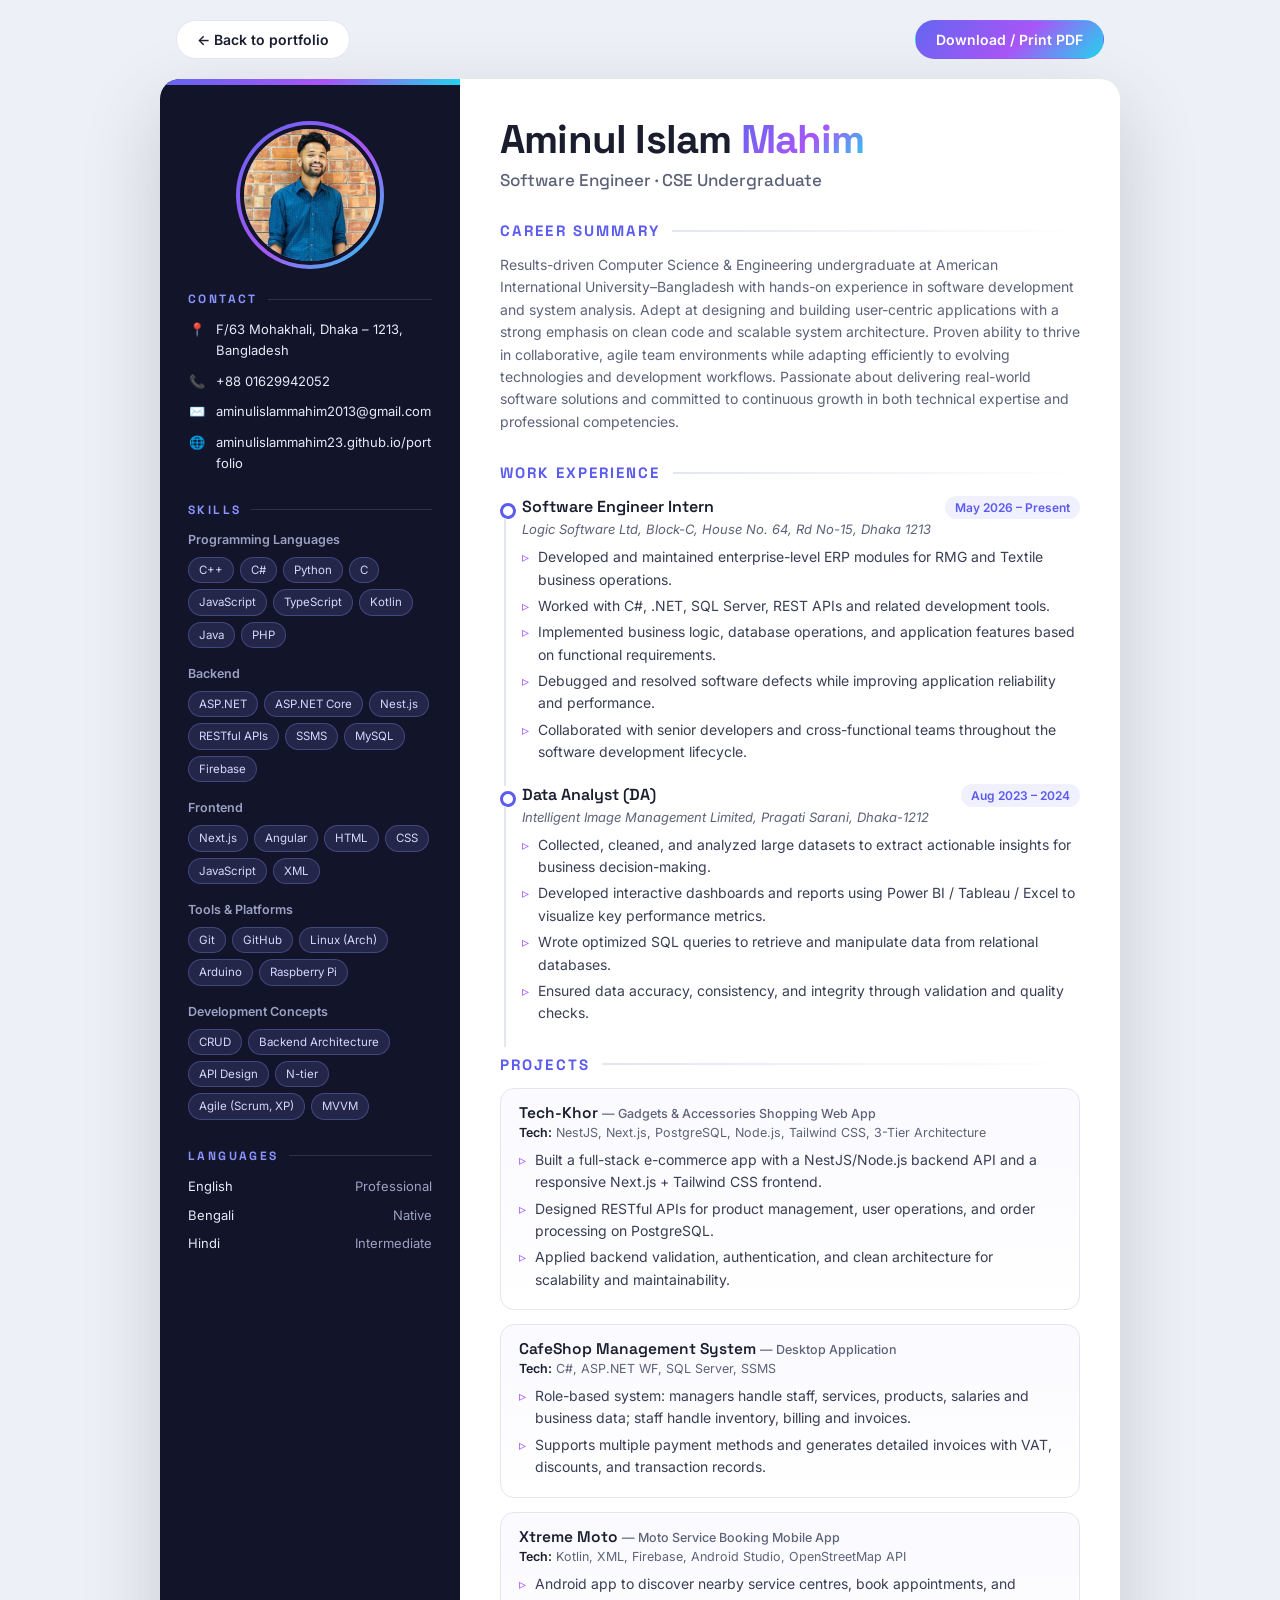
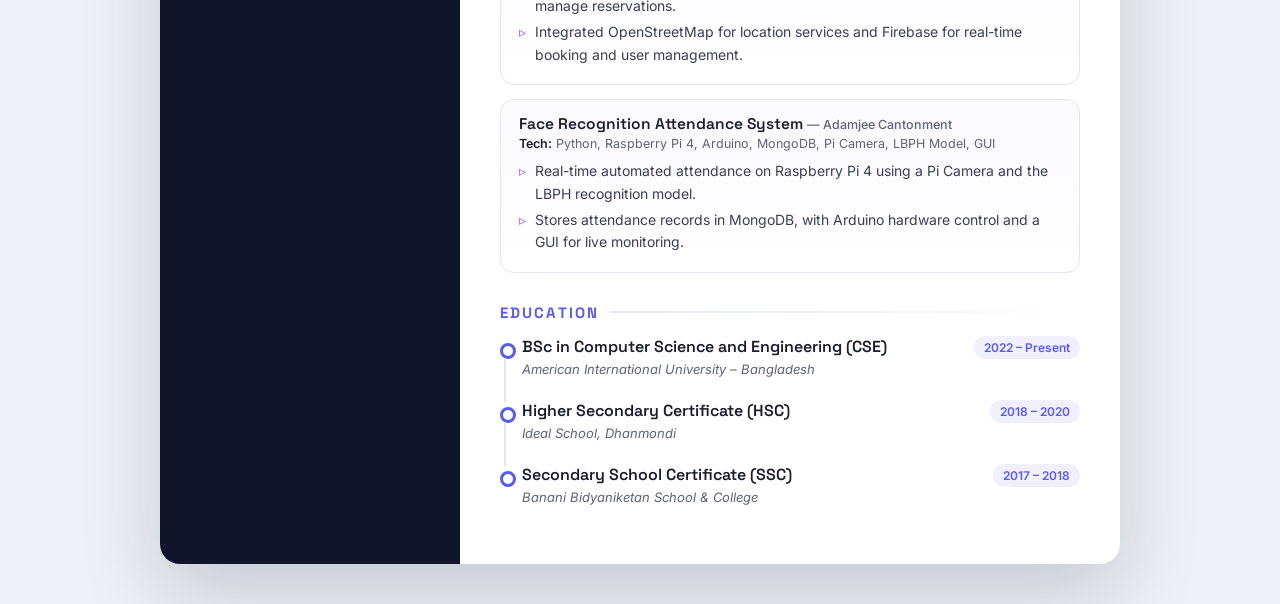
<file: assets/files/resume.html>
<!DOCTYPE html>
<html lang="en">
<head>
    <meta charset="UTF-8">
    <meta name="viewport" content="width=device-width, initial-scale=1.0">
    <title>Aminul Islam Mahim • Resume</title>
    <link rel="preconnect" href="https://fonts.googleapis.com">
    <link rel="preconnect" href="https://fonts.gstatic.com" crossorigin>
    <link href="https://fonts.googleapis.com/css2?family=Inter:wght@400;500;600;700&family=Space+Grotesk:wght@500;600;700&display=swap" rel="stylesheet">
    <style>
        :root {
            --bg: #eef0f7;
            --paper: #ffffff;
            --ink: #1a1d2e;
            --muted: #5d6279;
            --line: #e3e6f0;
            --accent: #5b5bf0;
            --accent-2: #a855f7;
            --side: #12142a;
            --side-ink: #e6e8f6;
            --side-muted: #9ba1c2;
            --grad: linear-gradient(135deg, #6366f1, #a855f7 55%, #22d3ee);
            --font-body: "Inter", -apple-system, "Segoe UI", Roboto, sans-serif;
            --font-head: "Space Grotesk", "Inter", sans-serif;
        }

        * { margin: 0; padding: 0; box-sizing: border-box; }

        body {
            font-family: var(--font-body);
            font-size: 14px;
            line-height: 1.6;
            color: var(--ink);
            background: var(--bg);
            -webkit-print-color-adjust: exact;
            print-color-adjust: exact;
        }

        a { color: inherit; text-decoration: none; }
        ul { list-style: none; }

        /* Toolbar */
        .toolbar {
            max-width: 960px; margin: 0 auto;
            padding: 20px 16px 0;
            display: flex; justify-content: space-between; align-items: center; gap: 12px; flex-wrap: wrap;
        }
        .btn {
            display: inline-flex; align-items: center; gap: 8px;
            padding: 10px 20px; border-radius: 999px;
            font: 600 14px var(--font-body);
            cursor: pointer; border: 1px solid var(--line);
            background: var(--paper); color: var(--ink);
            transition: transform 0.2s, box-shadow 0.2s;
        }
        .btn:hover { transform: translateY(-2px); box-shadow: 0 8px 20px rgba(91, 91, 240, 0.2); }
        .btn-primary { background: var(--grad); color: #fff; border-color: transparent; }

        /* Page */
        .page {
            max-width: 960px;
            margin: 20px auto 40px;
            background: var(--paper);
            border-radius: 20px;
            overflow: hidden;
            box-shadow: 0 30px 80px rgba(26, 29, 46, 0.18);
            display: grid;
            grid-template-columns: 300px 1fr;
        }

        /* Sidebar */
        .side {
            background: var(--side);
            color: var(--side-ink);
            padding: 36px 28px;
            position: relative;
        }
        .side::before {
            content: ""; position: absolute; top: 0; left: 0; right: 0; height: 6px;
            background: var(--grad);
        }

        .photo {
            width: 148px; height: 148px;
            margin: 6px auto 22px;
            border-radius: 50%;
            padding: 4px;
            background: var(--grad);
        }
        .photo img {
            width: 100%; height: 100%;
            object-fit: cover; object-position: top;
            border-radius: 50%;
            border: 4px solid var(--side);
            display: block;
        }

        .side h2 {
            font: 700 12px var(--font-head);
            letter-spacing: 0.2em;
            text-transform: uppercase;
            color: #8b93ff;
            margin: 28px 0 12px;
            display: flex; align-items: center; gap: 10px;
        }
        .side h2::after { content: ""; flex: 1; height: 1px; background: rgba(255, 255, 255, 0.12); }
        .side h2:first-of-type { margin-top: 0; }

        .contact li { display: flex; gap: 10px; margin-bottom: 10px; font-size: 13px; word-break: break-word; }
        .contact .ic { flex: none; width: 18px; color: #8b93ff; text-align: center; }
        .contact a:hover { color: #fff; text-decoration: underline; }

        .skill-group { margin-bottom: 16px; }
        .skill-group h3 { font-size: 12.5px; font-weight: 600; color: var(--side-muted); margin-bottom: 7px; }
        .tags { display: flex; flex-wrap: wrap; gap: 6px; }
        .tags span {
            font-size: 11.5px; padding: 3px 10px;
            border-radius: 999px;
            background: rgba(139, 147, 255, 0.14);
            border: 1px solid rgba(139, 147, 255, 0.3);
            color: #d3d7ff;
        }

        .lang li { display: flex; justify-content: space-between; font-size: 13px; margin-bottom: 8px; }
        .lang li span { color: var(--side-muted); }

        /* Main */
        .main { padding: 40px 40px 36px; }

        .name {
            font: 700 40px/1.05 var(--font-head);
            letter-spacing: -0.02em;
        }
        .name span {
            background: var(--grad);
            -webkit-background-clip: text; background-clip: text;
            -webkit-text-fill-color: transparent;
        }
        .title { margin-top: 8px; font: 500 17px var(--font-head); color: var(--muted); }

        .main h2 {
            font: 700 15px var(--font-head);
            letter-spacing: 0.14em;
            text-transform: uppercase;
            color: var(--accent);
            margin: 30px 0 14px;
            display: flex; align-items: center; gap: 12px;
        }
        .main h2::after { content: ""; flex: 1; height: 2px; background: linear-gradient(90deg, var(--line), transparent); }

        .summary { color: var(--muted); margin-top: 22px; }

        /* Timeline */
        .item { position: relative; padding-left: 22px; margin-bottom: 20px; }
        .item::before {
            content: ""; position: absolute; left: 0; top: 7px;
            width: 10px; height: 10px; border-radius: 50%;
            background: var(--paper); border: 3px solid var(--accent);
        }
        .item::after {
            content: ""; position: absolute; left: 4px; top: 22px; bottom: -22px;
            width: 2px; background: var(--line);
        }
        .item:last-child::after { display: none; }

        .item-head { display: flex; justify-content: space-between; align-items: baseline; gap: 12px; flex-wrap: wrap; }
        .item-title { font: 600 16px var(--font-head); }
        .item-date {
            font-size: 12px; font-weight: 600; color: var(--accent);
            background: rgba(91, 91, 240, 0.09);
            padding: 2px 10px; border-radius: 999px; white-space: nowrap;
        }
        .item-sub { color: var(--muted); font-size: 13px; font-style: italic; margin-bottom: 6px; }

        .bullets li { position: relative; padding-left: 16px; margin-bottom: 4px; color: #3a3e55; }
        .bullets li::before { content: "▹"; position: absolute; left: 0; color: var(--accent-2); }

        .tech { font-size: 12.5px; color: var(--muted); margin-bottom: 6px; }
        .tech b { color: var(--ink); font-weight: 600; }

        .proj-grid { display: grid; gap: 14px; }
        .proj {
            border: 1px solid var(--line);
            border-radius: 14px;
            padding: 14px 18px;
            background: linear-gradient(180deg, #fafaff, #fff);
            break-inside: avoid;
        }
        .proj h3 { font: 600 15.5px var(--font-head); }
        .proj h3 small { font: 500 12.5px var(--font-body); color: var(--muted); }

        .item, .proj { break-inside: avoid; }

        /* Responsive */
        @media (max-width: 800px) {
            .page { grid-template-columns: 1fr; margin: 16px 12px 32px; }
            .side { padding: 32px 24px; }
            .main { padding: 28px 24px; }
            .name { font-size: 32px; }
            .photo { width: 128px; height: 128px; }
        }

        /* Print */
        @page { size: A4; margin: 0; }
        @media print {
            body { background: #fff; font-size: 12px; }
            .toolbar { display: none; }
            .page { margin: 0; max-width: none; border-radius: 0; box-shadow: none; grid-template-columns: 250px 1fr; }
            .side { padding: 28px 22px; }
            .main { padding: 30px 30px 24px; }
            .name { font-size: 34px; }
            .photo { width: 120px; height: 120px; }
        }
    </style>
</head>
<body>
    <div class="toolbar">
        <a href="../../index.html" class="btn">&larr; Back to portfolio</a>
        <button class="btn btn-primary" onclick="window.print()">Download / Print PDF</button>
    </div>

    <div class="page">
        <aside class="side">
            <div class="photo"><img src="../image/mahimislam.jpg" alt="Aminul Islam Mahim"></div>

            <h2>Contact</h2>
            <ul class="contact">
                <li><span class="ic">📍</span><span>F/63 Mohakhali, Dhaka – 1213, Bangladesh</span></li>
                <li><span class="ic">📞</span><a href="tel:+8801629942052">+88 01629942052</a></li>
                <li><span class="ic">✉️</span><a href="mailto:aminulislammahim2013@gmail.com">aminulislammahim2013@gmail.com</a></li>
                <li><span class="ic">🌐</span><a href="https://aminulislammahim23.github.io/portfolio/" target="_blank" rel="noopener">aminulislammahim23.github.io/portfolio</a></li>
            </ul>

            <h2>Skills</h2>
            <div class="skill-group">
                <h3>Programming Languages</h3>
                <div class="tags"><span>C++</span><span>C#</span><span>Python</span><span>C</span><span>JavaScript</span><span>TypeScript</span><span>Kotlin</span><span>Java</span><span>PHP</span></div>
            </div>
            <div class="skill-group">
                <h3>Backend</h3>
                <div class="tags"><span>ASP.NET</span><span>ASP.NET Core</span><span>Nest.js</span><span>RESTful APIs</span><span>SSMS</span><span>MySQL</span><span>Firebase</span></div>
            </div>
            <div class="skill-group">
                <h3>Frontend</h3>
                <div class="tags"><span>Next.js</span><span>Angular</span><span>HTML</span><span>CSS</span><span>JavaScript</span><span>XML</span></div>
            </div>
            <div class="skill-group">
                <h3>Tools &amp; Platforms</h3>
                <div class="tags"><span>Git</span><span>GitHub</span><span>Linux (Arch)</span><span>Arduino</span><span>Raspberry Pi</span></div>
            </div>
            <div class="skill-group">
                <h3>Development Concepts</h3>
                <div class="tags"><span>CRUD</span><span>Backend Architecture</span><span>API Design</span><span>N-tier</span><span>Agile (Scrum, XP)</span><span>MVVM</span></div>
            </div>

            <h2>Languages</h2>
            <ul class="lang">
                <li>English <span>Professional</span></li>
                <li>Bengali <span>Native</span></li>
                <li>Hindi <span>Intermediate</span></li>
            </ul>
        </aside>

        <main class="main">
            <h1 class="name">Aminul Islam <span>Mahim</span></h1>
            <p class="title">Software Engineer &middot; CSE Undergraduate</p>

            <h2>Career Summary</h2>
            <p class="summary" style="margin-top:0">
                Results-driven Computer Science &amp; Engineering undergraduate at American International University–Bangladesh with hands-on experience in software development and system analysis. Adept at designing and building user-centric applications with a strong emphasis on clean code and scalable system architecture. Proven ability to thrive in collaborative, agile team environments while adapting efficiently to evolving technologies and development workflows. Passionate about delivering real-world software solutions and committed to continuous growth in both technical expertise and professional competencies.
            </p>

            <h2>Work Experience</h2>
            <div class="item">
                <div class="item-head">
                    <div class="item-title">Software Engineer Intern</div>
                    <div class="item-date">May 2026 – Present</div>
                </div>
                <div class="item-sub">Logic Software Ltd, Block-C, House No. 64, Rd No-15, Dhaka 1213</div>
                <ul class="bullets">
                    <li>Developed and maintained enterprise-level ERP modules for RMG and Textile business operations.</li>
                    <li>Worked with C#, .NET, SQL Server, REST APIs and related development tools.</li>
                    <li>Implemented business logic, database operations, and application features based on functional requirements.</li>
                    <li>Debugged and resolved software defects while improving application reliability and performance.</li>
                    <li>Collaborated with senior developers and cross-functional teams throughout the software development lifecycle.</li>
                </ul>
            </div>
            <div class="item">
                <div class="item-head">
                    <div class="item-title">Data Analyst (DA)</div>
                    <div class="item-date">Aug 2023 – 2024</div>
                </div>
                <div class="item-sub">Intelligent Image Management Limited, Pragati Sarani, Dhaka-1212</div>
                <ul class="bullets">
                    <li>Collected, cleaned, and analyzed large datasets to extract actionable insights for business decision-making.</li>
                    <li>Developed interactive dashboards and reports using Power BI / Tableau / Excel to visualize key performance metrics.</li>
                    <li>Wrote optimized SQL queries to retrieve and manipulate data from relational databases.</li>
                    <li>Ensured data accuracy, consistency, and integrity through validation and quality checks.</li>
                </ul>
            </div>

            <h2>Projects</h2>
            <div class="proj-grid">
                <div class="proj">
                    <h3>Tech-Khor <small>— Gadgets &amp; Accessories Shopping Web App</small></h3>
                    <p class="tech"><b>Tech:</b> NestJS, Next.js, PostgreSQL, Node.js, Tailwind CSS, 3-Tier Architecture</p>
                    <ul class="bullets">
                        <li>Built a full-stack e-commerce app with a NestJS/Node.js backend API and a responsive Next.js + Tailwind CSS frontend.</li>
                        <li>Designed RESTful APIs for product management, user operations, and order processing on PostgreSQL.</li>
                        <li>Applied backend validation, authentication, and clean architecture for scalability and maintainability.</li>
                    </ul>
                </div>
                <div class="proj">
                    <h3>CafeShop Management System <small>— Desktop Application</small></h3>
                    <p class="tech"><b>Tech:</b> C#, ASP.NET WF, SQL Server, SSMS</p>
                    <ul class="bullets">
                        <li>Role-based system: managers handle staff, services, products, salaries and business data; staff handle inventory, billing and invoices.</li>
                        <li>Supports multiple payment methods and generates detailed invoices with VAT, discounts, and transaction records.</li>
                    </ul>
                </div>
                <div class="proj">
                    <h3>Xtreme Moto <small>— Moto Service Booking Mobile App</small></h3>
                    <p class="tech"><b>Tech:</b> Kotlin, XML, Firebase, Android Studio, OpenStreetMap API</p>
                    <ul class="bullets">
                        <li>Android app to discover nearby service centres, book appointments, and manage reservations.</li>
                        <li>Integrated OpenStreetMap for location services and Firebase for real-time booking and user management.</li>
                    </ul>
                </div>
                <div class="proj">
                    <h3>Face Recognition Attendance System <small>— Adamjee Cantonment</small></h3>
                    <p class="tech"><b>Tech:</b> Python, Raspberry Pi 4, Arduino, MongoDB, Pi Camera, LBPH Model, GUI</p>
                    <ul class="bullets">
                        <li>Real-time automated attendance on Raspberry Pi 4 using a Pi Camera and the LBPH recognition model.</li>
                        <li>Stores attendance records in MongoDB, with Arduino hardware control and a GUI for live monitoring.</li>
                    </ul>
                </div>
            </div>

            <h2>Education</h2>
            <div class="item">
                <div class="item-head">
                    <div class="item-title">BSc in Computer Science and Engineering (CSE)</div>
                    <div class="item-date">2022 – Present</div>
                </div>
                <div class="item-sub">American International University – Bangladesh</div>
            </div>
            <div class="item">
                <div class="item-head">
                    <div class="item-title">Higher Secondary Certificate (HSC)</div>
                    <div class="item-date">2018 – 2020</div>
                </div>
                <div class="item-sub">Ideal School, Dhanmondi</div>
            </div>
            <div class="item">
                <div class="item-head">
                    <div class="item-title">Secondary School Certificate (SSC)</div>
                    <div class="item-date">2017 – 2018</div>
                </div>
                <div class="item-sub">Banani Bidyaniketan School &amp; College</div>
            </div>
        </main>
    </div>
</body>
</html>
</file>
